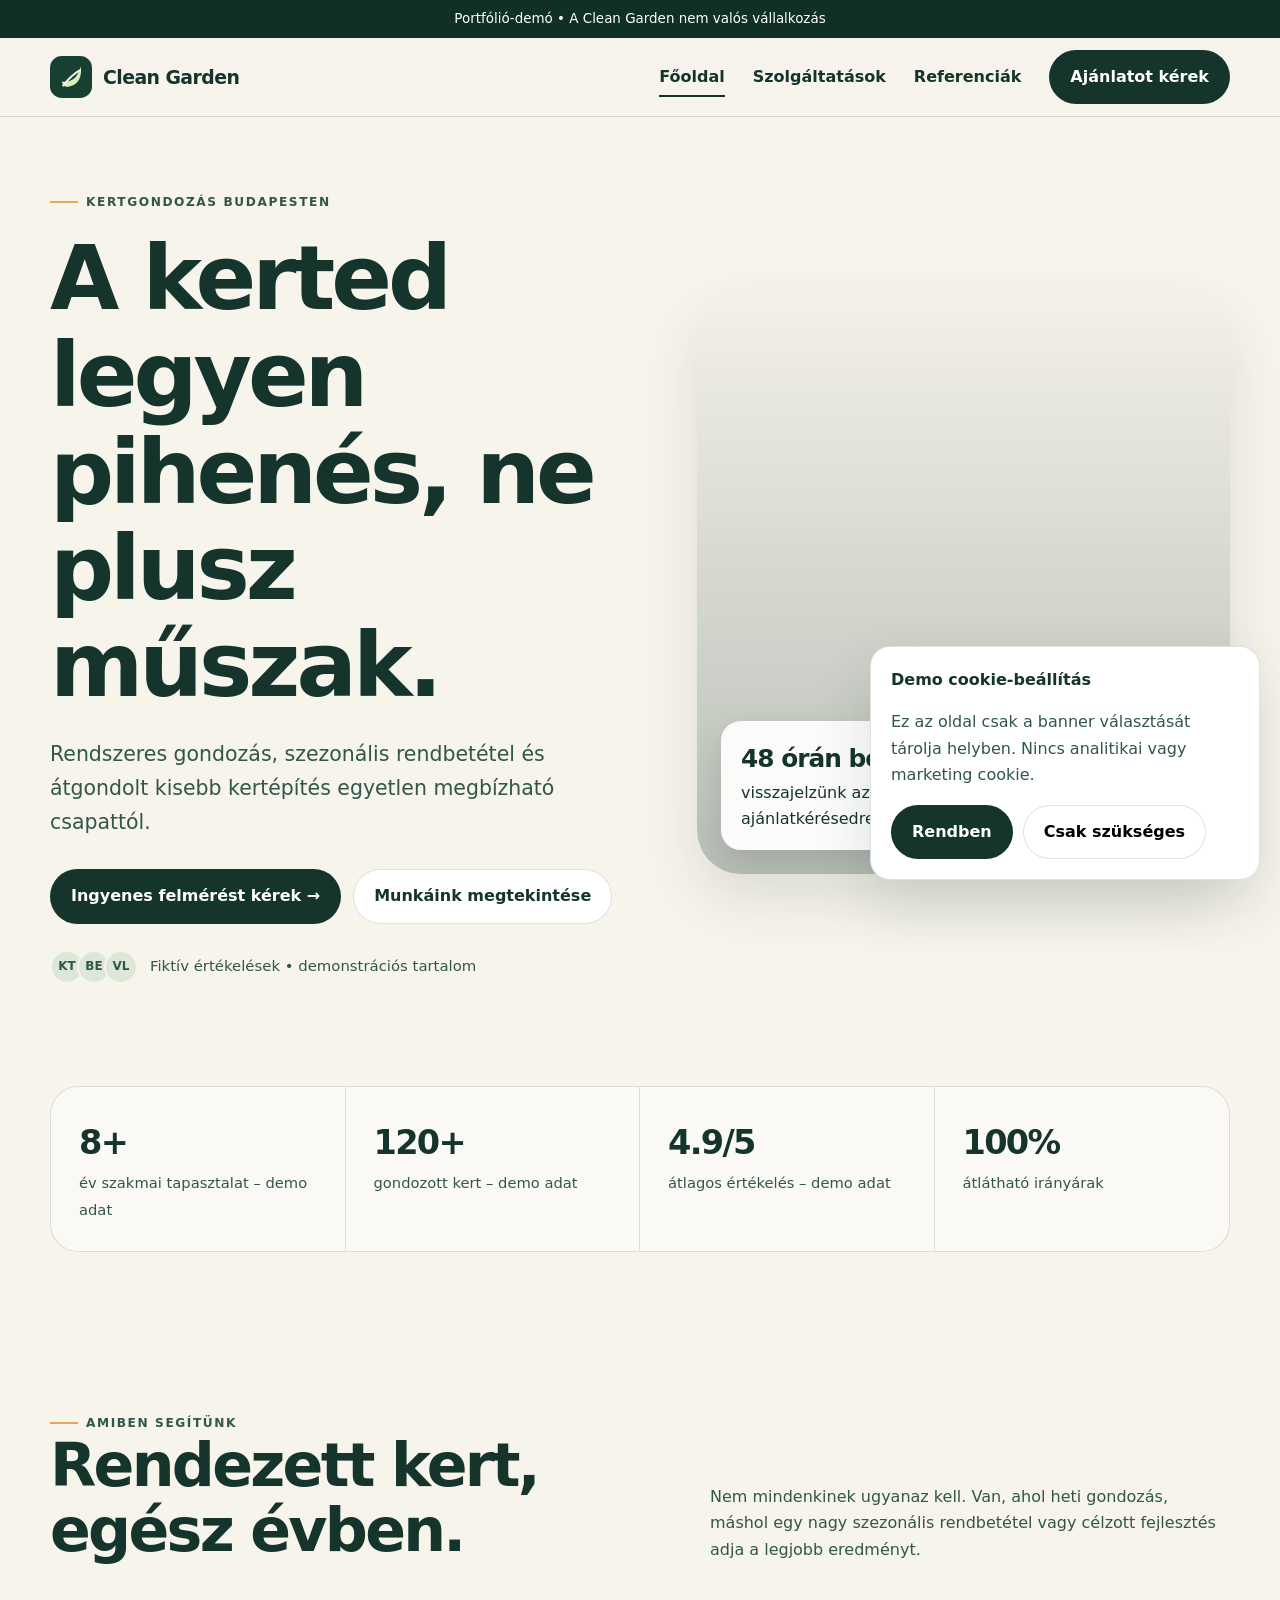
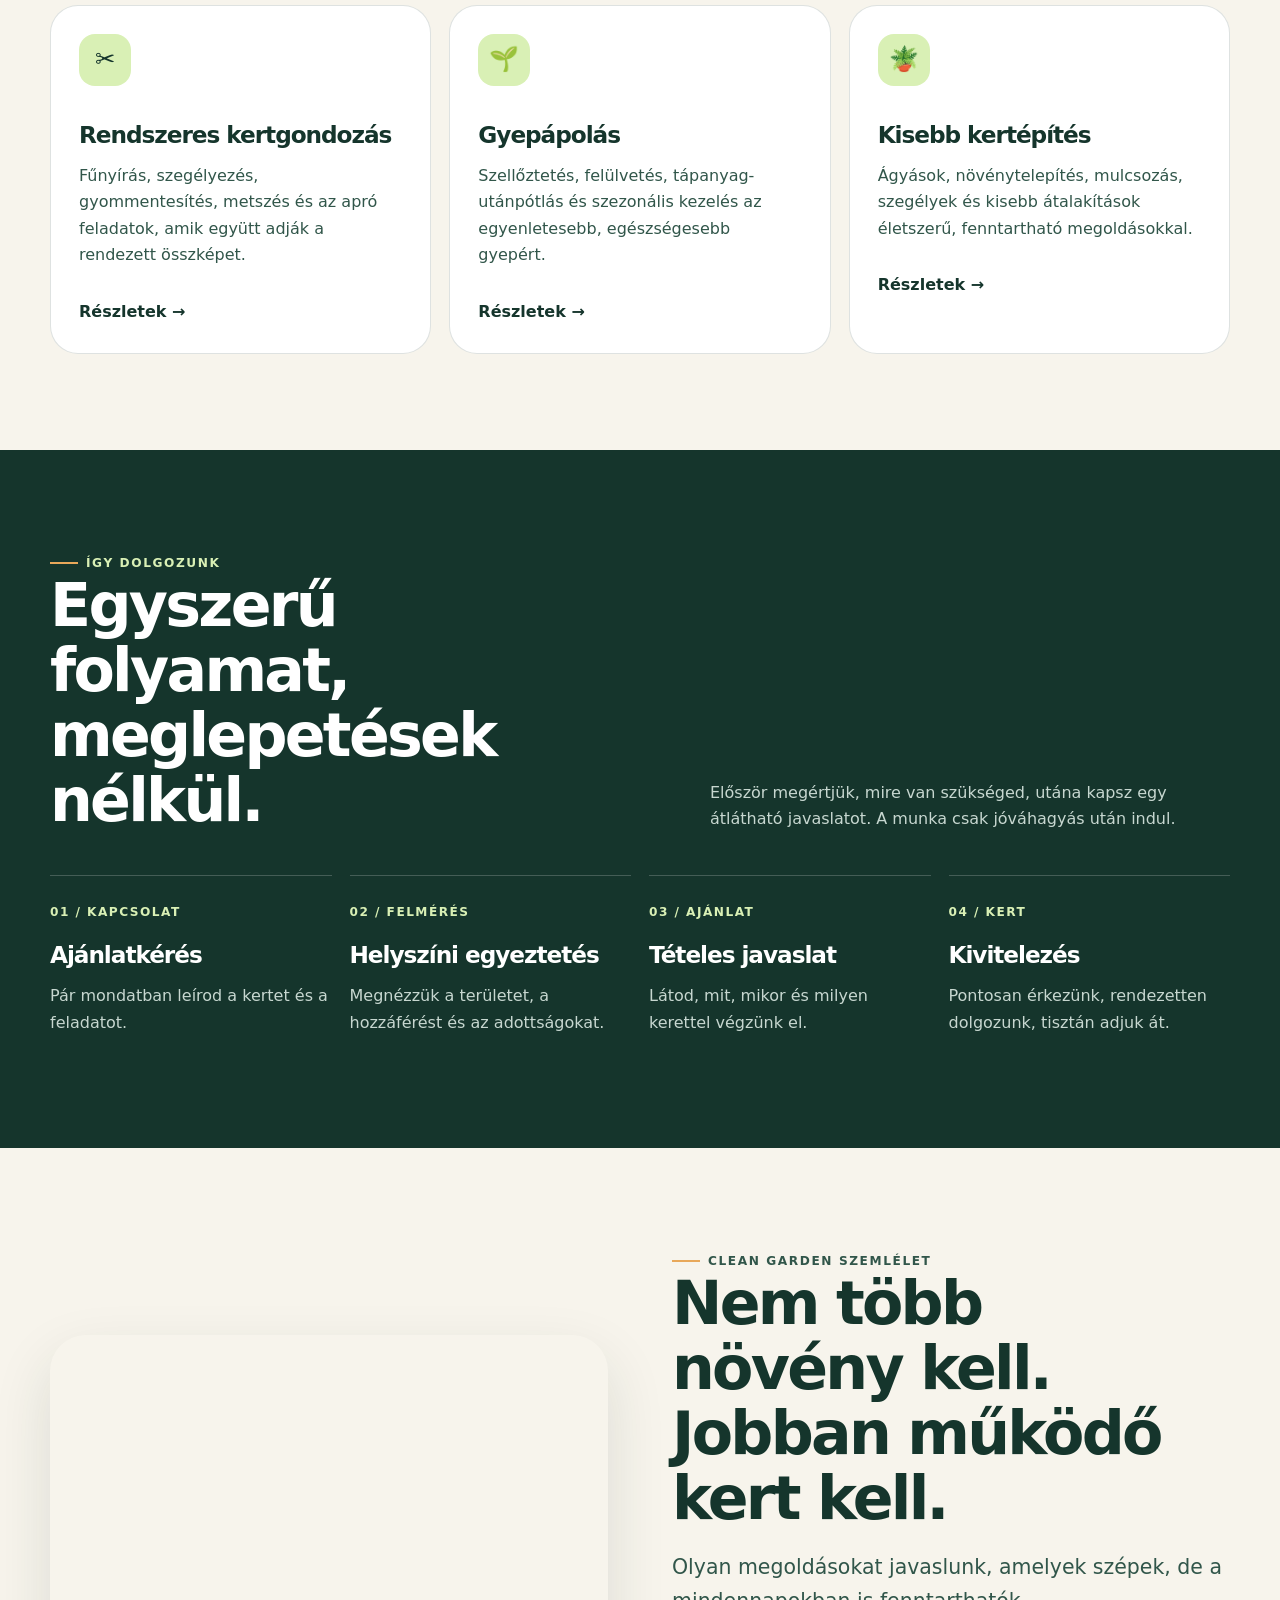
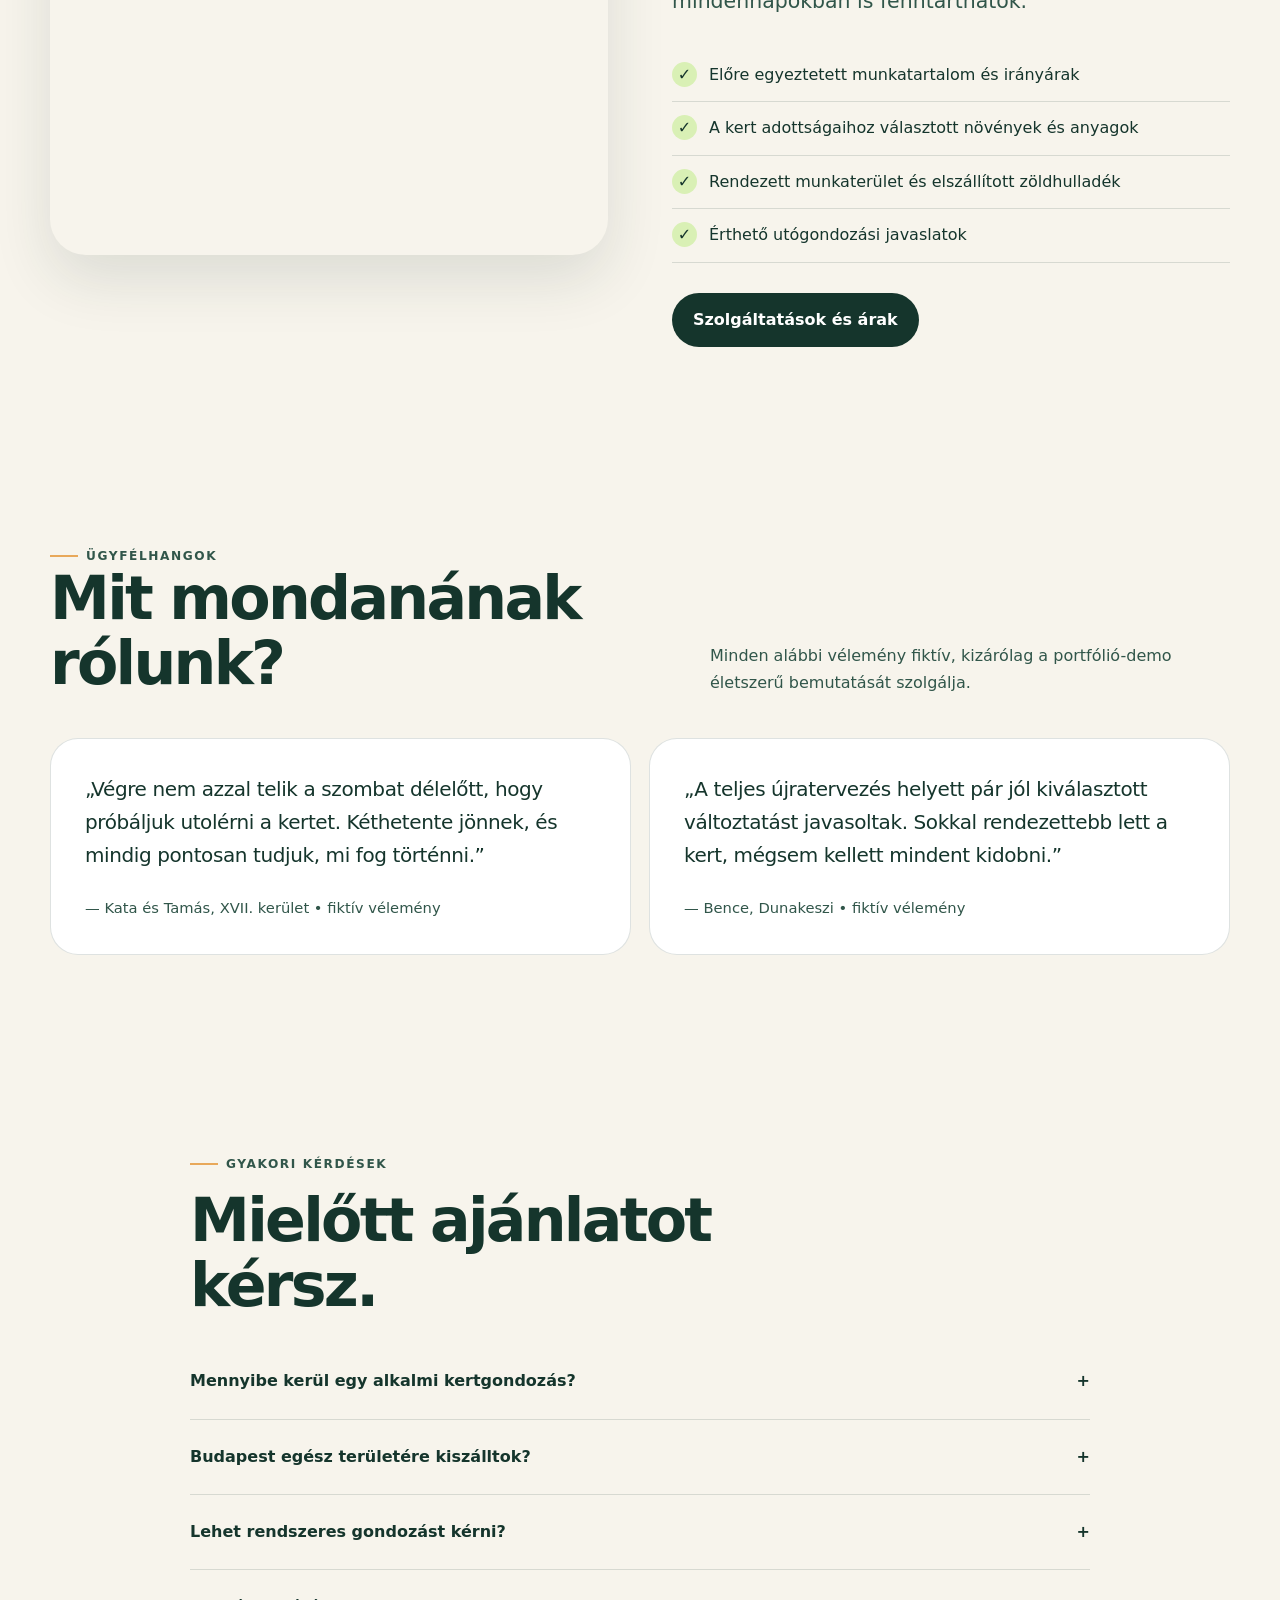
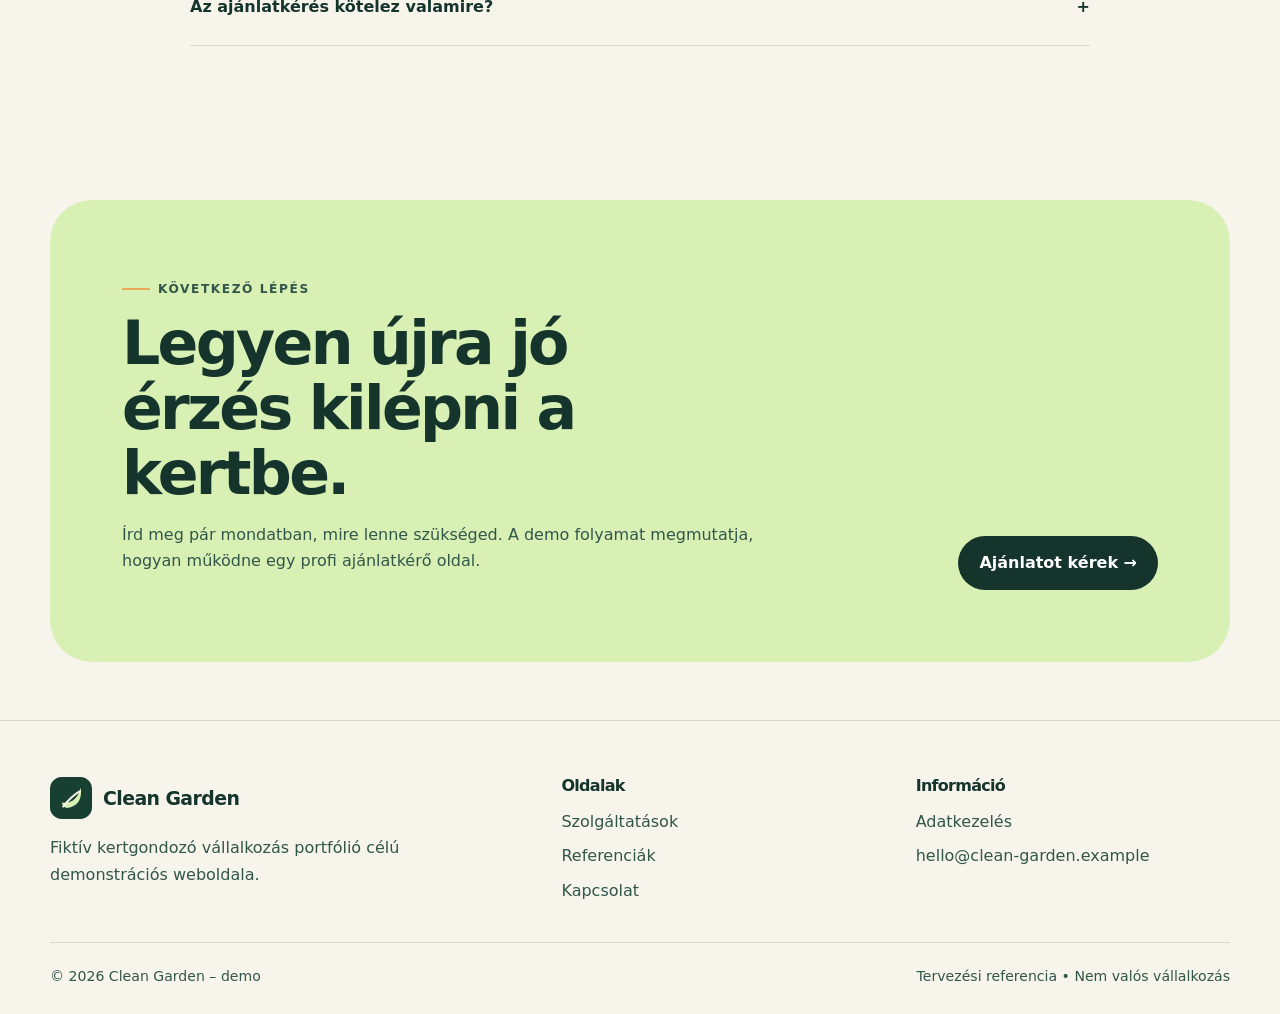
<file: index.html>
<!doctype html><html lang="hu"><head><meta charset="utf-8"><meta name="viewport" content="width=device-width,initial-scale=1"><title>Clean Garden | Kertgondozás és kertépítés Budapesten – demo</title><meta name="description" content="Prémium kertgondozás, gyepápolás és kisebb kertépítés Budapesten és környékén. Portfólió célú demonstrációs weboldal."><meta property="og:title" content="Clean Garden – rendezett kert, kevesebb teendő"><meta property="og:description" content="Fiktív kertgondozó kisvállalkozás portfólió-demo oldala."><meta property="og:type" content="website"><meta name="theme-color" content="#15352c"><link rel="icon" href="assets/img/logo.svg"><link rel="manifest" href="site.webmanifest"><link rel="stylesheet" href="assets/css/style.css"><script type="application/ld+json">{"@context":"https://schema.org","@type":"LocalBusiness","name":"Clean Garden – DEMO","description":"Portfólió célú fiktív kertgondozó vállalkozás.","areaServed":"Budapest és agglomeráció","email":"hello@clean-garden.example","telephone":"+36-30-000-0000","priceRange":"$$","url":"https://patrik2020.github.io/clean-garden-1.0/"}</script></head><body><a class="skip-link" href="#main">Ugrás a tartalomra</a><div class="demo-bar">Portfólió-demó • A Clean Garden nem valós vállalkozás</div><header class="site-header"><div class="container nav-wrap"><a class="brand" href="index.html"><img src="assets/img/logo.svg" alt=""><span>Clean Garden</span></a><button class="menu-toggle" aria-label="Menü megnyitása" aria-expanded="false">☰</button><nav class="nav" aria-label="Fő navigáció"><a href="index.html" aria-current="page">Főoldal</a><a href="szolgaltatasok.html">Szolgáltatások</a><a href="referenciak.html">Referenciák</a><a href="kapcsolat.html" class="btn btn-primary">Ajánlatot kérek</a></nav></div></header><main id="main"><section class="hero"><div class="container hero-grid"><div><span class="eyebrow">Kertgondozás Budapesten</span><h1>A kerted legyen pihenés, ne plusz műszak.</h1><p class="lead">Rendszeres gondozás, szezonális rendbetétel és átgondolt kisebb kertépítés egyetlen megbízható csapattól.</p><div class="hero-actions"><a class="btn btn-primary" href="kapcsolat.html">Ingyenes felmérést kérek →</a><a class="btn btn-light" href="referenciak.html">Munkáink megtekintése</a></div><div class="hero-note"><div class="avatar-stack" aria-hidden="true"><span>KT</span><span>BE</span><span>VL</span></div><span>Fiktív értékelések • demonstrációs tartalom</span></div></div><div class="hero-media" role="img" aria-label="Gondozott zöld kert növényekkel"><div class="hero-badge"><strong>48 órán belül</strong><span>visszajelzünk az ajánlatkérésedre</span></div></div></div></section><section class="section-tight"><div class="container stats"><div class="stat"><strong>8+</strong><span>év szakmai tapasztalat – demo adat</span></div><div class="stat"><strong>120+</strong><span>gondozott kert – demo adat</span></div><div class="stat"><strong>4.9/5</strong><span>átlagos értékelés – demo adat</span></div><div class="stat"><strong>100%</strong><span>átlátható irányárak</span></div></div></section><section class="section"><div class="container"><div class="section-head"><div><span class="eyebrow">Amiben segítünk</span><h2>Rendezett kert, egész évben.</h2></div><p>Nem mindenkinek ugyanaz kell. Van, ahol heti gondozás, máshol egy nagy szezonális rendbetétel vagy célzott fejlesztés adja a legjobb eredményt.</p></div><div class="cards"><article class="card"><div class="card-icon">✂️</div><h3>Rendszeres kertgondozás</h3><p>Fűnyírás, szegélyezés, gyommentesítés, metszés és az apró feladatok, amik együtt adják a rendezett összképet.</p><a class="card-link" href="szolgaltatasok.html">Részletek →</a></article><article class="card"><div class="card-icon">🌱</div><h3>Gyepápolás</h3><p>Szellőztetés, felülvetés, tápanyag-utánpótlás és szezonális kezelés az egyenletesebb, egészségesebb gyepért.</p><a class="card-link" href="szolgaltatasok.html">Részletek →</a></article><article class="card"><div class="card-icon">🪴</div><h3>Kisebb kertépítés</h3><p>Ágyások, növénytelepítés, mulcsozás, szegélyek és kisebb átalakítások életszerű, fenntartható megoldásokkal.</p><a class="card-link" href="szolgaltatasok.html">Részletek →</a></article></div></div></section><section class="section dark"><div class="container"><div class="section-head"><div><span class="eyebrow">Így dolgozunk</span><h2>Egyszerű folyamat, meglepetések nélkül.</h2></div><p>Először megértjük, mire van szükséged, utána kapsz egy átlátható javaslatot. A munka csak jóváhagyás után indul.</p></div><div class="steps"><div class="step"><span class="step-num">01 / KAPCSOLAT</span><h3>Ajánlatkérés</h3><p class="muted">Pár mondatban leírod a kertet és a feladatot.</p></div><div class="step"><span class="step-num">02 / FELMÉRÉS</span><h3>Helyszíni egyeztetés</h3><p class="muted">Megnézzük a területet, a hozzáférést és az adottságokat.</p></div><div class="step"><span class="step-num">03 / AJÁNLAT</span><h3>Tételes javaslat</h3><p class="muted">Látod, mit, mikor és milyen kerettel végzünk el.</p></div><div class="step"><span class="step-num">04 / KERT</span><h3>Kivitelezés</h3><p class="muted">Pontosan érkezünk, rendezetten dolgozunk, tisztán adjuk át.</p></div></div></div></section><section class="section"><div class="container split"><div class="photo-card" role="img" aria-label="Kertész növénygondozás közben"></div><div><span class="eyebrow">Clean Garden szemlélet</span><h2>Nem több növény kell. Jobban működő kert kell.</h2><p class="lead">Olyan megoldásokat javaslunk, amelyek szépek, de a mindennapokban is fenntarthatók.</p><ul class="check-list"><li>Előre egyeztetett munkatartalom és irányárak</li><li>A kert adottságaihoz választott növények és anyagok</li><li>Rendezett munkaterület és elszállított zöldhulladék</li><li>Érthető utógondozási javaslatok</li></ul><a href="szolgaltatasok.html" class="btn btn-primary">Szolgáltatások és árak</a></div></div></section><section class="section"><div class="container"><div class="section-head"><div><span class="eyebrow">Ügyfélhangok</span><h2>Mit mondanának rólunk?</h2></div><p>Minden alábbi vélemény fiktív, kizárólag a portfólió-demo életszerű bemutatását szolgálja.</p></div><div class="testimonials"><article class="quote"><blockquote>„Végre nem azzal telik a szombat délelőtt, hogy próbáljuk utolérni a kertet. Kéthetente jönnek, és mindig pontosan tudjuk, mi fog történni.”</blockquote><footer>— Kata és Tamás, XVII. kerület • fiktív vélemény</footer></article><article class="quote"><blockquote>„A teljes újratervezés helyett pár jól kiválasztott változtatást javasoltak. Sokkal rendezettebb lett a kert, mégsem kellett mindent kidobni.”</blockquote><footer>— Bence, Dunakeszi • fiktív vélemény</footer></article></div></div></section><section class="section"><div class="container faq"><span class="eyebrow">Gyakori kérdések</span><h2 style="margin:14px 0 26px">Mielőtt ajánlatot kérsz.</h2><div class="faq-item"><button class="faq-q" aria-expanded="false"><span>Mennyibe kerül egy alkalmi kertgondozás?</span><span>+</span></button><div class="faq-a">A demo irányár 24 900 Ft/alkalomtól indul. A végső összeg függ a kert méretétől, állapotától, megközelíthetőségétől és a zöldhulladék mennyiségétől.</div></div><div class="faq-item"><button class="faq-q" aria-expanded="false"><span>Budapest egész területére kiszálltok?</span><span>+</span></button><div class="faq-a">A fiktív szolgáltatási terület Budapest és a közeli agglomeráció. Valós weboldalon ezt pontos településlistával és kiszállási feltételekkel egészítenénk ki.</div></div><div class="faq-item"><button class="faq-q" aria-expanded="false"><span>Lehet rendszeres gondozást kérni?</span><span>+</span></button><div class="faq-a">Igen. A demo csomagok között heti, kétheti és havi rendszeresség is szerepel, mindig a kert igényeihez igazítva.</div></div><div class="faq-item"><button class="faq-q" aria-expanded="false"><span>Az ajánlatkérés kötelez valamire?</span><span>+</span></button><div class="faq-a">Nem. Ez a weboldal demonstrációs, ezért tényleges ajánlatkérés sem történik. Egy valódi ügyféloldalon az első felmérés feltételeit itt egyértelműen rögzítenénk.</div></div></div></section><section class="section-tight"><div class="container cta"><div><span class="eyebrow">Következő lépés</span><h2 style="margin-top:12px">Legyen újra jó érzés kilépni a kertbe.</h2><p>Írd meg pár mondatban, mire lenne szükséged. A demo folyamat megmutatja, hogyan működne egy profi ajánlatkérő oldal.</p></div><a href="kapcsolat.html" class="btn btn-primary">Ajánlatot kérek →</a></div></section></main><footer class="site-footer"><div class="container"><div class="footer-grid"><div><a class="brand" href="index.html"><img src="assets/img/logo.svg" alt=""><span>Clean Garden</span></a><p class="muted">Fiktív kertgondozó vállalkozás portfólió célú demonstrációs weboldala.</p></div><div><h3>Oldalak</h3><div class="footer-links"><a href="szolgaltatasok.html">Szolgáltatások</a><a href="referenciak.html">Referenciák</a><a href="kapcsolat.html">Kapcsolat</a></div></div><div><h3>Információ</h3><div class="footer-links"><a href="adatkezeles.html">Adatkezelés</a><a href="mailto:hello@clean-garden.example">hello@clean-garden.example</a></div></div></div><div class="footer-bottom"><span>© <span data-year></span> Clean Garden – demo</span><span>Tervezési referencia • Nem valós vállalkozás</span></div></div></footer><div class="cookie" role="dialog" aria-label="Demo cookie tájékoztató"><strong>Demo cookie-beállítás</strong><p class="muted">Ez az oldal csak a banner választását tárolja helyben. Nincs analitikai vagy marketing cookie.</p><div class="cookie-actions"><button class="btn btn-primary" data-cookie="accepted">Rendben</button><button class="btn btn-light" data-cookie="necessary">Csak szükséges</button></div></div><script src="assets/js/app.js"></script></body></html>
</file>
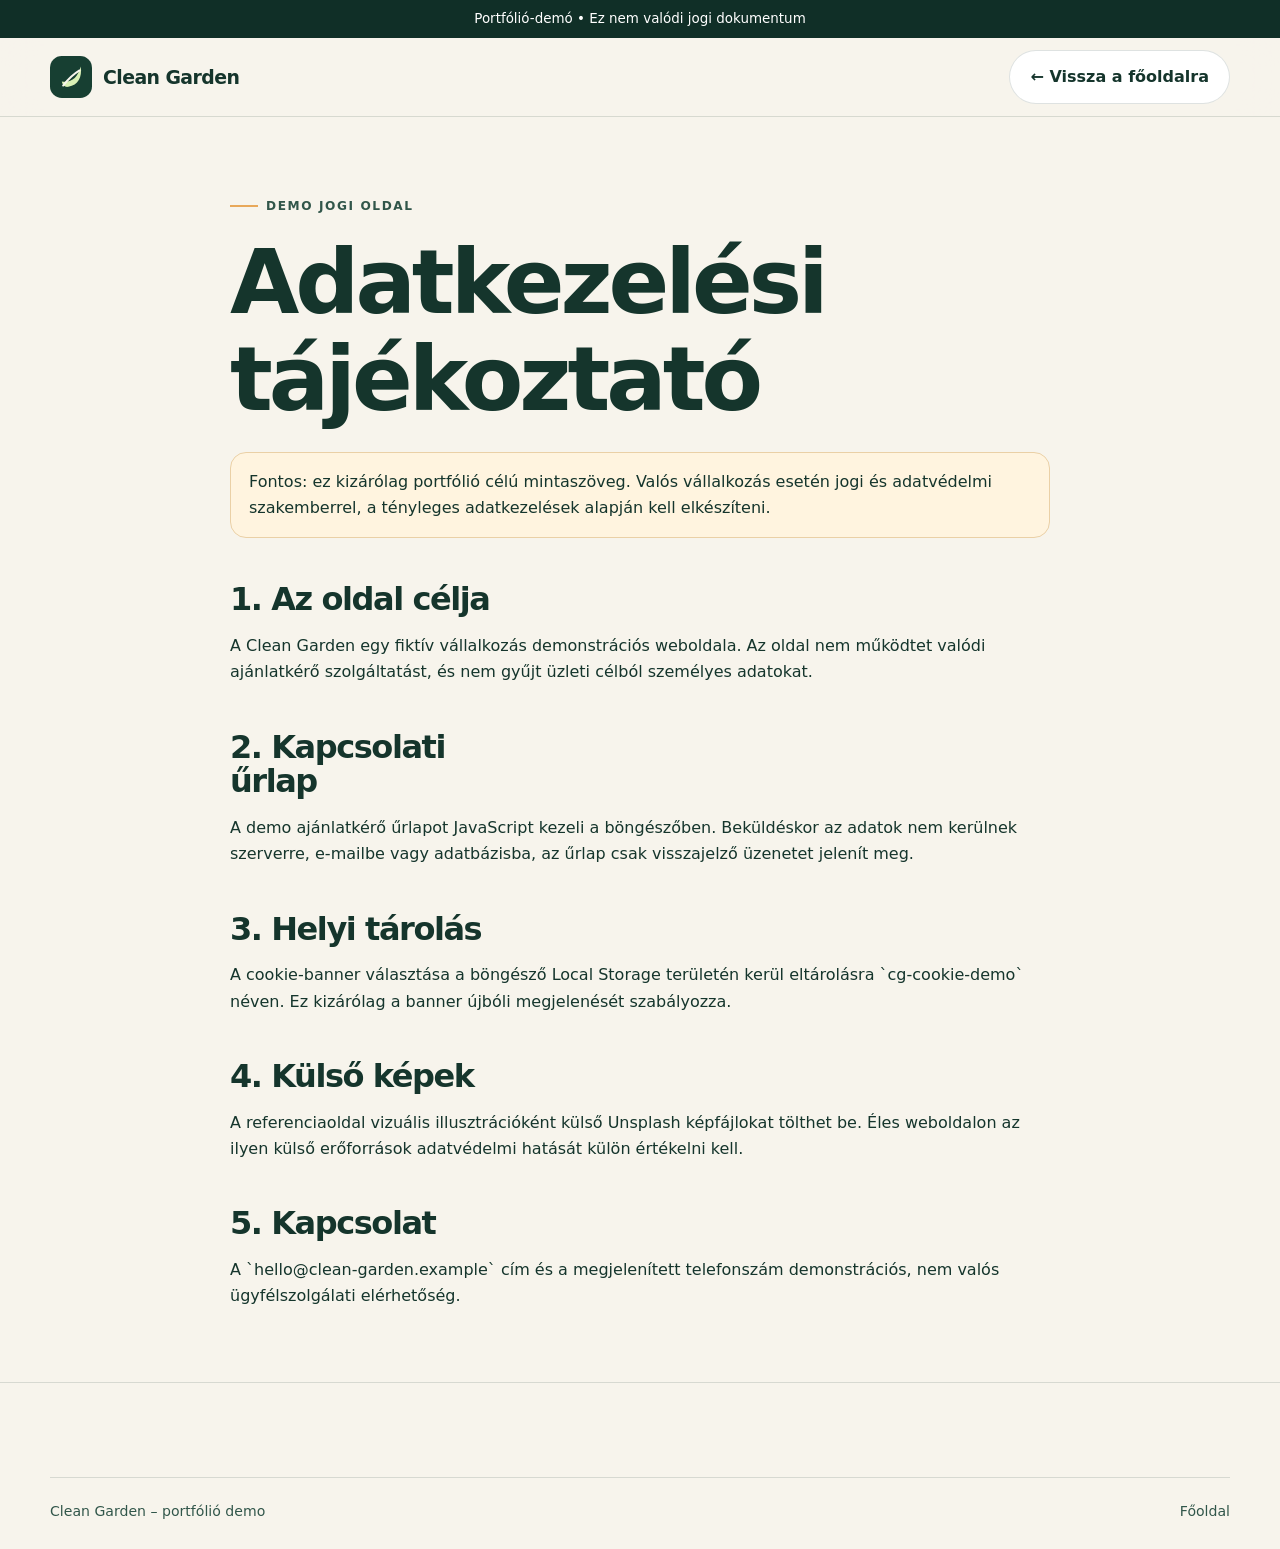
<file: adatkezeles.html>
<!doctype html><html lang="hu"><head><meta charset="utf-8"><meta name="viewport" content="width=device-width,initial-scale=1"><title>Adatkezelési tájékoztató | Clean Garden – demo</title><meta name="description" content="Demonstrációs adatkezelési tájékoztató a Clean Garden portfólióoldalhoz."><link rel="icon" href="assets/img/logo.svg"><link rel="stylesheet" href="assets/css/style.css"></head><body><div class="demo-bar">Portfólió-demó • Ez nem valódi jogi dokumentum</div><header class="site-header"><div class="container nav-wrap"><a class="brand" href="index.html"><img src="assets/img/logo.svg" alt=""><span>Clean Garden</span></a><a class="btn btn-light" href="index.html">← Vissza a főoldalra</a></div></header><main><section class="page-hero"><div class="container legal"><span class="eyebrow">Demo jogi oldal</span><h1>Adatkezelési tájékoztató</h1><div class="notice">Fontos: ez kizárólag portfólió célú mintaszöveg. Valós vállalkozás esetén jogi és adatvédelmi szakemberrel, a tényleges adatkezelések alapján kell elkészíteni.</div><h2>1. Az oldal célja</h2><p>A Clean Garden egy fiktív vállalkozás demonstrációs weboldala. Az oldal nem működtet valódi ajánlatkérő szolgáltatást, és nem gyűjt üzleti célból személyes adatokat.</p><h2>2. Kapcsolati űrlap</h2><p>A demo ajánlatkérő űrlapot JavaScript kezeli a böngészőben. Beküldéskor az adatok nem kerülnek szerverre, e-mailbe vagy adatbázisba, az űrlap csak visszajelző üzenetet jelenít meg.</p><h2>3. Helyi tárolás</h2><p>A cookie-banner választása a böngésző Local Storage területén kerül eltárolásra `cg-cookie-demo` néven. Ez kizárólag a banner újbóli megjelenését szabályozza.</p><h2>4. Külső képek</h2><p>A referenciaoldal vizuális illusztrációként külső Unsplash képfájlokat tölthet be. Éles weboldalon az ilyen külső erőforrások adatvédelmi hatását külön értékelni kell.</p><h2>5. Kapcsolat</h2><p>A `hello@clean-garden.example` cím és a megjelenített telefonszám demonstrációs, nem valós ügyfélszolgálati elérhetőség.</p></div></section></main><footer class="site-footer"><div class="container"><div class="footer-bottom"><span>Clean Garden – portfólió demo</span><a href="index.html">Főoldal</a></div></div></footer></body></html>
</file>
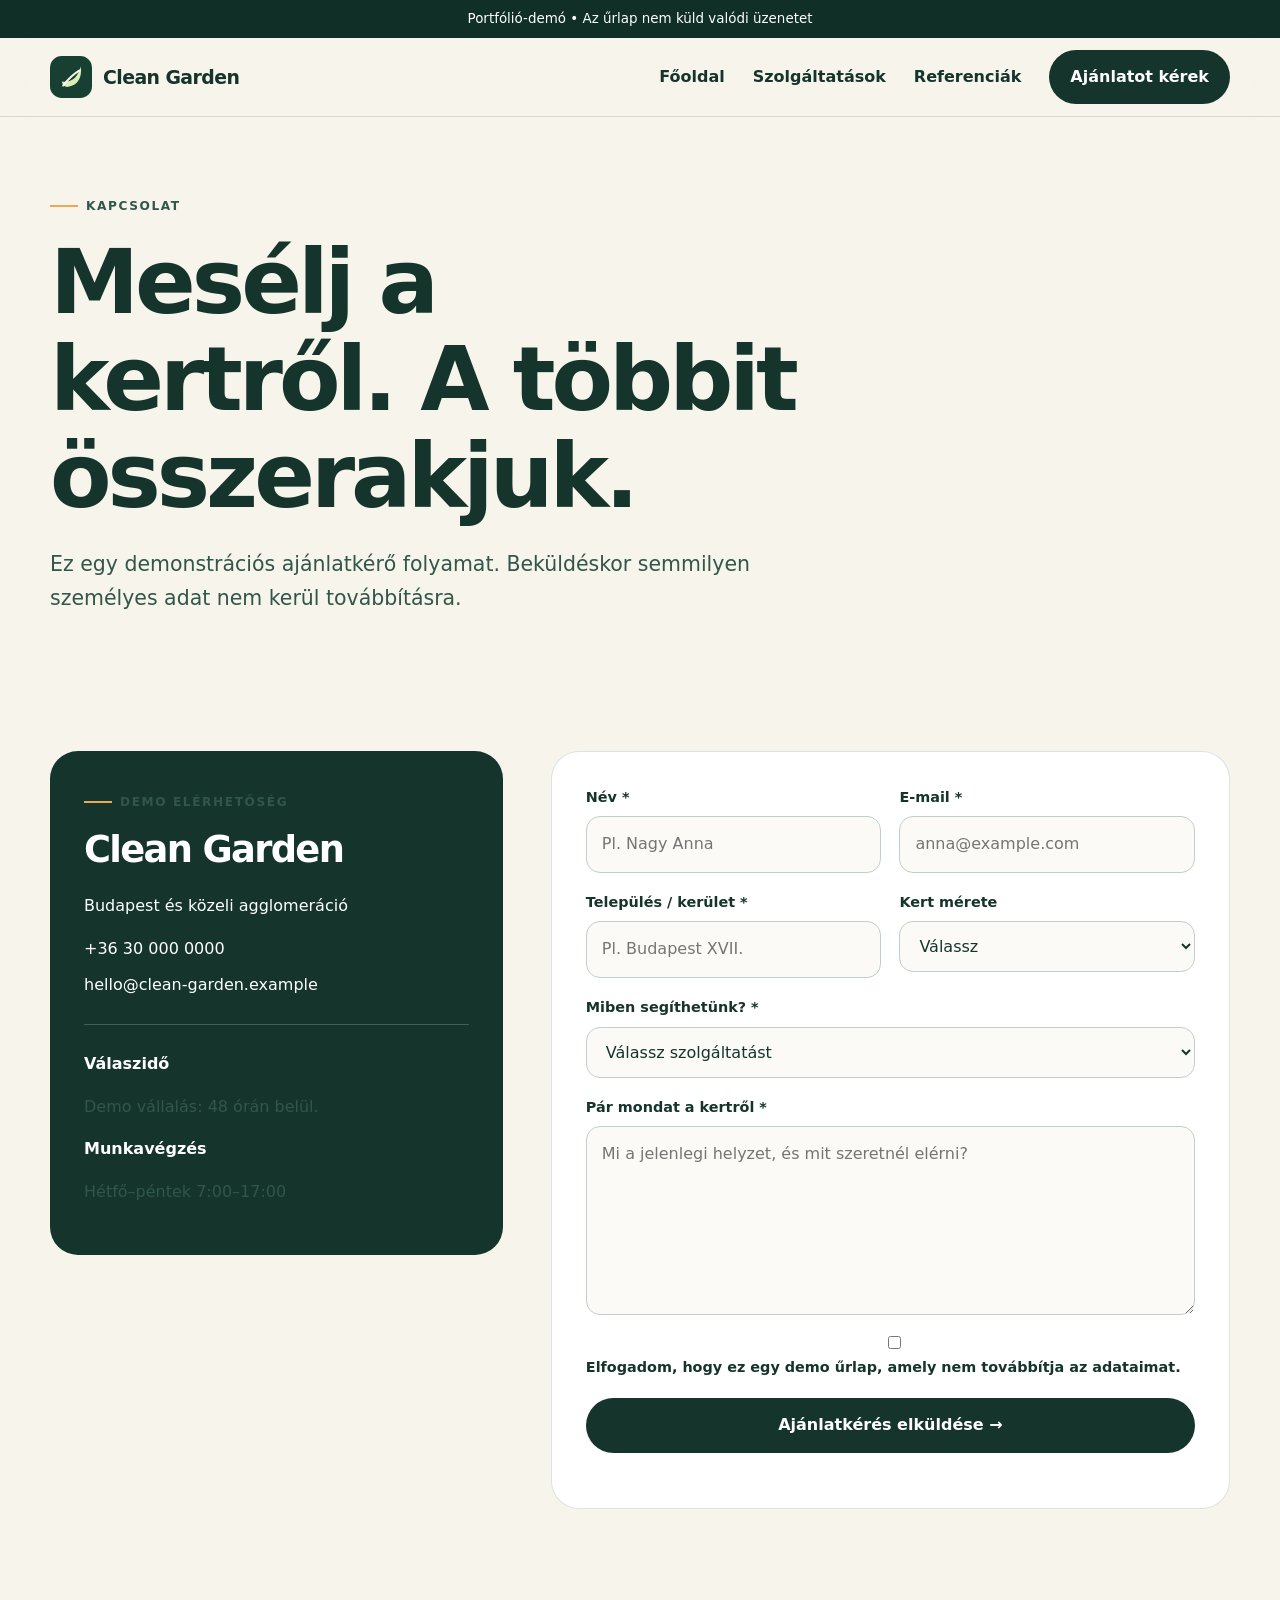
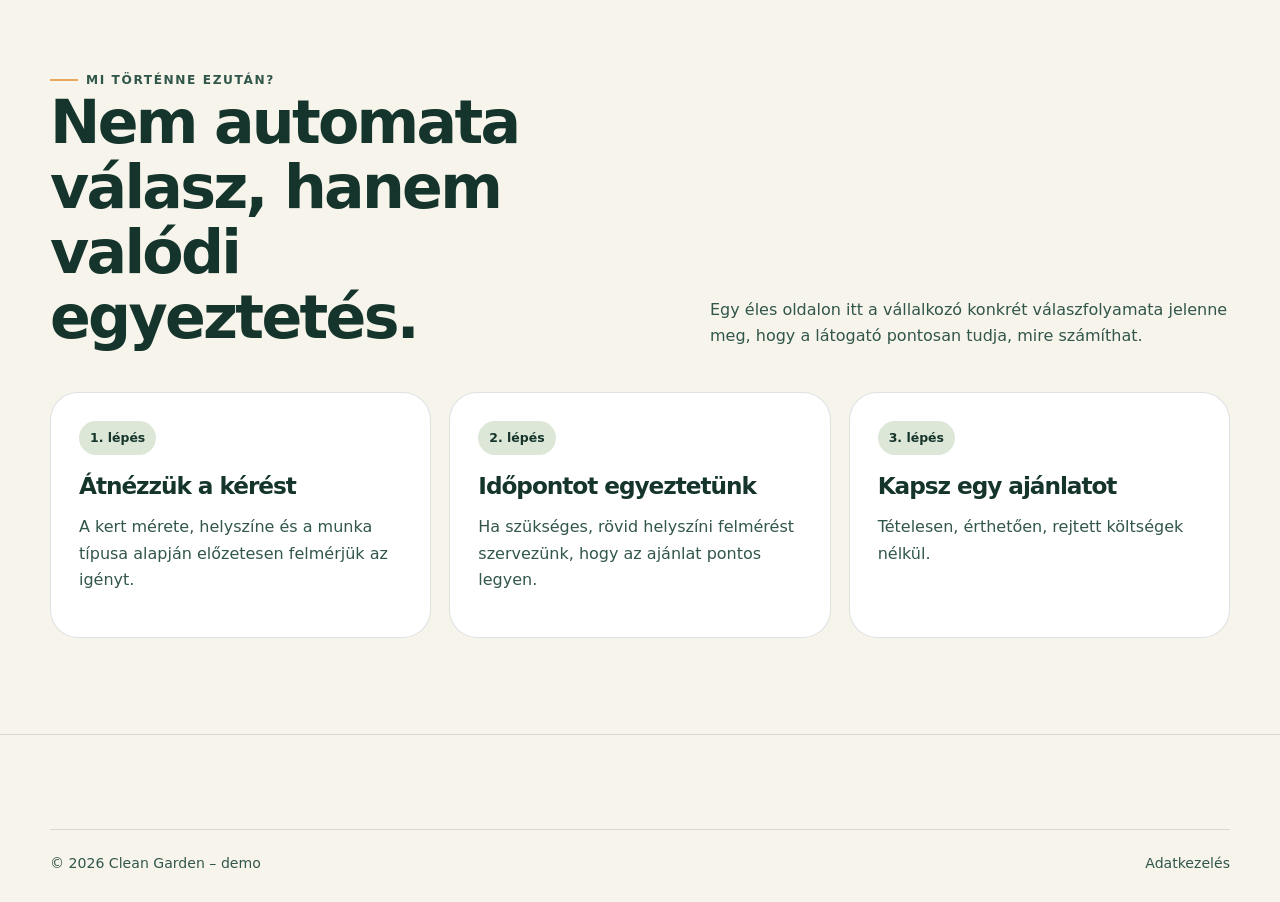
<file: kapcsolat.html>
<!doctype html><html lang="hu"><head><meta charset="utf-8"><meta name="viewport" content="width=device-width,initial-scale=1"><title>Ajánlatkérés | Clean Garden – demo</title><meta name="description" content="Demo ajánlatkérő űrlap kertgondozási és kertépítési munkákhoz."><link rel="icon" href="assets/img/logo.svg"><link rel="stylesheet" href="assets/css/style.css"></head><body><a class="skip-link" href="#main">Ugrás a tartalomra</a><div class="demo-bar">Portfólió-demó • Az űrlap nem küld valódi üzenetet</div><header class="site-header"><div class="container nav-wrap"><a class="brand" href="index.html"><img src="assets/img/logo.svg" alt=""><span>Clean Garden</span></a><button class="menu-toggle" aria-label="Menü megnyitása" aria-expanded="false">☰</button><nav class="nav"><a href="index.html">Főoldal</a><a href="szolgaltatasok.html">Szolgáltatások</a><a href="referenciak.html">Referenciák</a><a href="kapcsolat.html" class="btn btn-primary" aria-current="page">Ajánlatot kérek</a></nav></div></header><main id="main"><section class="page-hero"><div class="container"><span class="eyebrow">Kapcsolat</span><h1>Mesélj a kertről. A többit összerakjuk.</h1><p class="lead">Ez egy demonstrációs ajánlatkérő folyamat. Beküldéskor semmilyen személyes adat nem kerül továbbításra.</p></div></section><section class="section-tight"><div class="container contact-grid"><aside class="contact-card"><span class="eyebrow">Demo elérhetőség</span><h2 style="font-size:2.3rem;margin:18px 0 24px">Clean Garden</h2><p>Budapest és közeli agglomeráció</p><a href="tel:+36300000000">+36 30 000 0000</a><a href="mailto:hello@clean-garden.example">hello@clean-garden.example</a><hr style="border:0;border-top:1px solid rgba(255,255,255,.2);margin:26px 0"><strong>Válaszidő</strong><p class="muted">Demo vállalás: 48 órán belül.</p><strong>Munkavégzés</strong><p class="muted">Hétfő–péntek 7:00–17:00</p></aside><form id="quote-form" class="form"><div class="form-grid"><div class="field"><label for="name">Név *</label><input id="name" name="name" required autocomplete="name" placeholder="Pl. Nagy Anna"></div><div class="field"><label for="email">E-mail *</label><input id="email" name="email" type="email" required autocomplete="email" placeholder="anna@example.com"></div><div class="field"><label for="location">Település / kerület *</label><input id="location" name="location" required placeholder="Pl. Budapest XVII."></div><div class="field"><label for="size">Kert mérete</label><select id="size" name="size"><option value="">Válassz</option><option>0–150 m²</option><option>150–300 m²</option><option>300–600 m²</option><option>600 m² felett</option></select></div><div class="field full"><label for="service">Miben segíthetünk? *</label><select id="service" name="service" required><option value="">Válassz szolgáltatást</option><option>Rendszeres kertgondozás</option><option>Szezonális rendbetétel</option><option>Gyepápolás</option><option>Metszés</option><option>Kisebb kertépítés</option><option>Még nem tudom</option></select></div><div class="field full"><label for="message">Pár mondat a kertről *</label><textarea id="message" name="message" rows="6" required placeholder="Mi a jelenlegi helyzet, és mit szeretnél elérni?"></textarea></div><div class="field full"><label><input type="checkbox" required> Elfogadom, hogy ez egy demo űrlap, amely nem továbbítja az adataimat.</label></div><div class="field full"><button class="btn btn-primary" type="submit">Ajánlatkérés elküldése →</button><div class="form-status" aria-live="polite"></div></div></div></form></div></section><section class="section"><div class="container"><div class="section-head"><div><span class="eyebrow">Mi történne ezután?</span><h2>Nem automata válasz, hanem valódi egyeztetés.</h2></div><p>Egy éles oldalon itt a vállalkozó konkrét válaszfolyamata jelenne meg, hogy a látogató pontosan tudja, mire számíthat.</p></div><div class="cards"><div class="card"><span class="tag">1. lépés</span><h3 style="margin-top:18px">Átnézzük a kérést</h3><p>A kert mérete, helyszíne és a munka típusa alapján előzetesen felmérjük az igényt.</p></div><div class="card"><span class="tag">2. lépés</span><h3 style="margin-top:18px">Időpontot egyeztetünk</h3><p>Ha szükséges, rövid helyszíni felmérést szervezünk, hogy az ajánlat pontos legyen.</p></div><div class="card"><span class="tag">3. lépés</span><h3 style="margin-top:18px">Kapsz egy ajánlatot</h3><p>Tételesen, érthetően, rejtett költségek nélkül.</p></div></div></div></section></main><footer class="site-footer"><div class="container"><div class="footer-bottom"><span>© <span data-year></span> Clean Garden – demo</span><a href="adatkezeles.html">Adatkezelés</a></div></div></footer><script src="assets/js/app.js"></script></body></html>
</file>
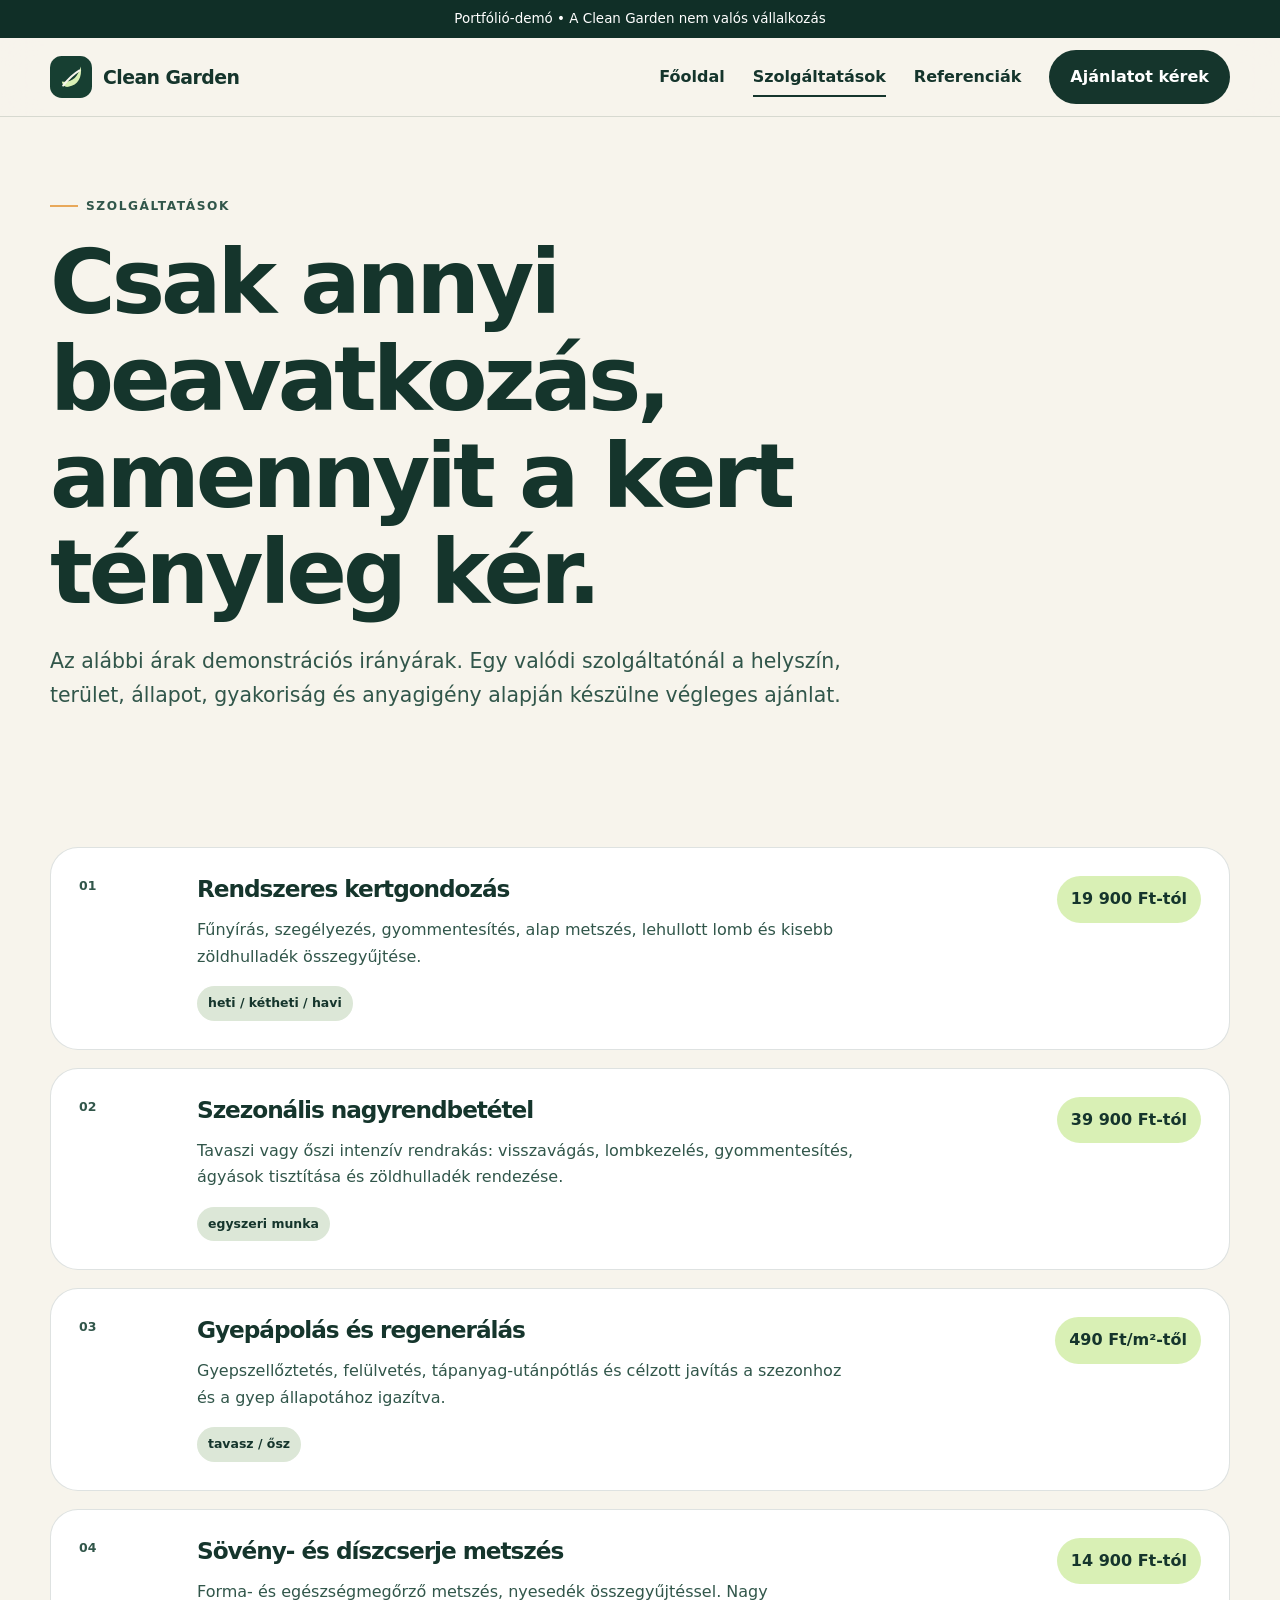
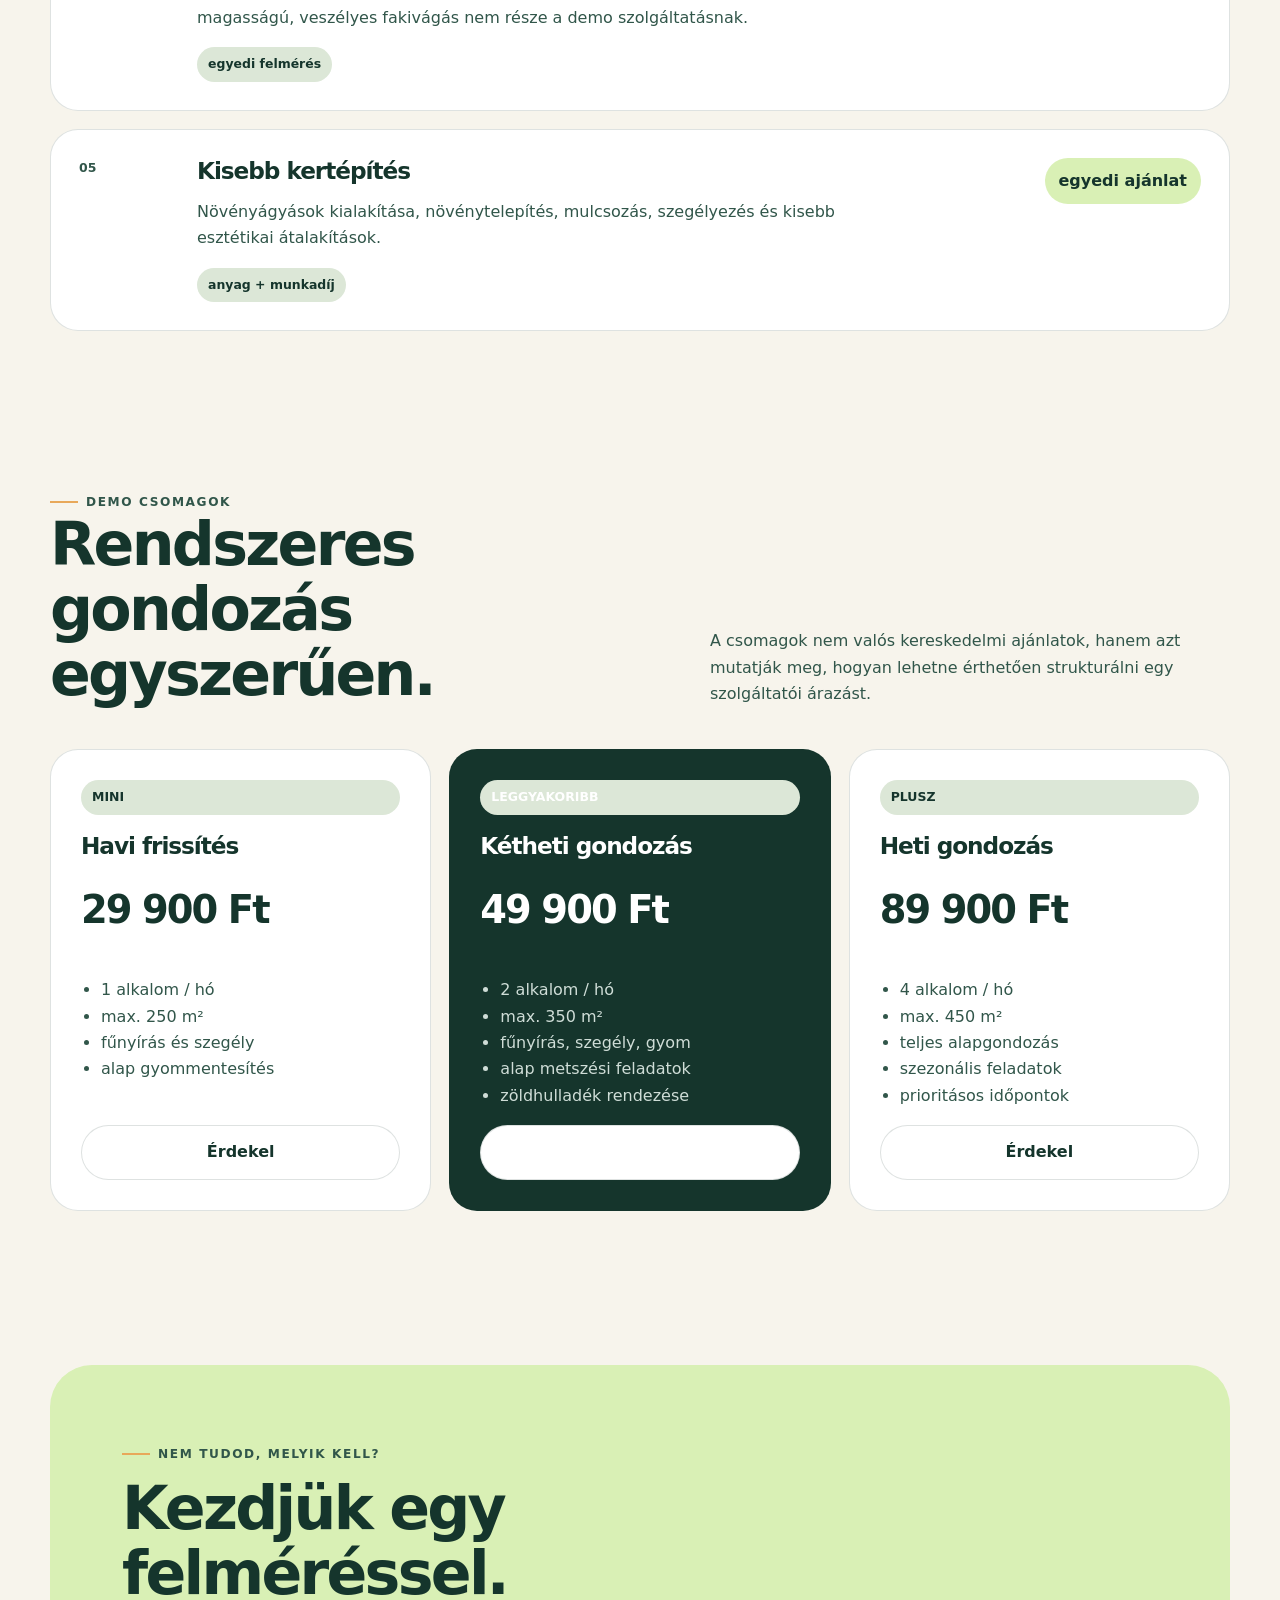
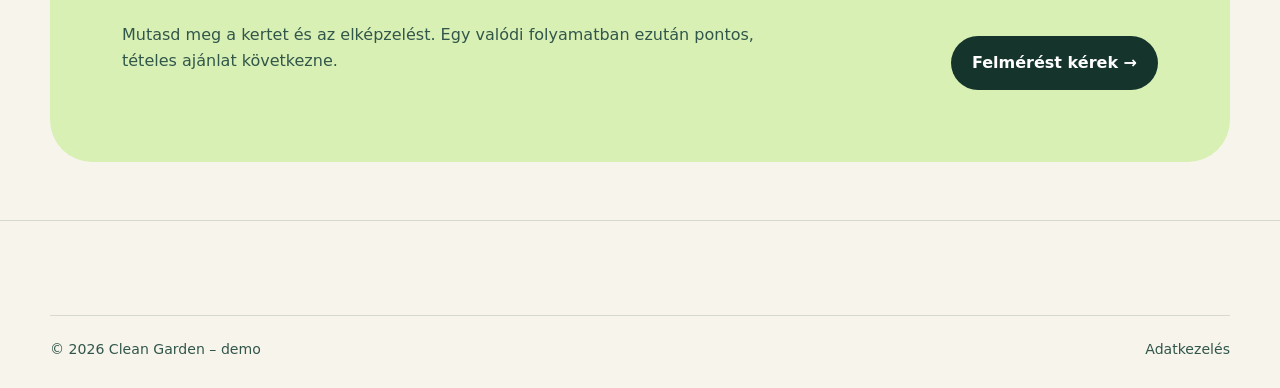
<file: szolgaltatasok.html>
<!doctype html><html lang="hu"><head><meta charset="utf-8"><meta name="viewport" content="width=device-width,initial-scale=1"><title>Szolgáltatások és irányárak | Clean Garden – demo</title><meta name="description" content="Kertgondozás, gyepápolás, metszés, szezonális rendbetétel és kisebb kertépítés demo irányárakkal."><link rel="icon" href="assets/img/logo.svg"><link rel="stylesheet" href="assets/css/style.css"></head><body><a class="skip-link" href="#main">Ugrás a tartalomra</a><div class="demo-bar">Portfólió-demó • A Clean Garden nem valós vállalkozás</div><header class="site-header"><div class="container nav-wrap"><a class="brand" href="index.html"><img src="assets/img/logo.svg" alt=""><span>Clean Garden</span></a><button class="menu-toggle" aria-label="Menü megnyitása" aria-expanded="false">☰</button><nav class="nav"><a href="index.html">Főoldal</a><a href="szolgaltatasok.html" aria-current="page">Szolgáltatások</a><a href="referenciak.html">Referenciák</a><a href="kapcsolat.html" class="btn btn-primary">Ajánlatot kérek</a></nav></div></header><main id="main"><section class="page-hero"><div class="container"><span class="eyebrow">Szolgáltatások</span><h1>Csak annyi beavatkozás, amennyit a kert tényleg kér.</h1><p class="lead">Az alábbi árak demonstrációs irányárak. Egy valódi szolgáltatónál a helyszín, terület, állapot, gyakoriság és anyagigény alapján készülne végleges ajánlat.</p></div></section><section class="section-tight"><div class="container service-list"><article class="service-row"><span class="service-num">01</span><div><h3>Rendszeres kertgondozás</h3><p>Fűnyírás, szegélyezés, gyommentesítés, alap metszés, lehullott lomb és kisebb zöldhulladék összegyűjtése.</p><span class="tag">heti / kétheti / havi</span></div><span class="price">19 900 Ft-tól</span></article><article class="service-row"><span class="service-num">02</span><div><h3>Szezonális nagyrendbetétel</h3><p>Tavaszi vagy őszi intenzív rendrakás: visszavágás, lombkezelés, gyommentesítés, ágyások tisztítása és zöldhulladék rendezése.</p><span class="tag">egyszeri munka</span></div><span class="price">39 900 Ft-tól</span></article><article class="service-row"><span class="service-num">03</span><div><h3>Gyepápolás és regenerálás</h3><p>Gyepszellőztetés, felülvetés, tápanyag-utánpótlás és célzott javítás a szezonhoz és a gyep állapotához igazítva.</p><span class="tag">tavasz / ősz</span></div><span class="price">490 Ft/m²-től</span></article><article class="service-row"><span class="service-num">04</span><div><h3>Sövény- és díszcserje metszés</h3><p>Forma- és egészségmegőrző metszés, nyesedék összegyűjtéssel. Nagy magasságú, veszélyes fakivágás nem része a demo szolgáltatásnak.</p><span class="tag">egyedi felmérés</span></div><span class="price">14 900 Ft-tól</span></article><article class="service-row"><span class="service-num">05</span><div><h3>Kisebb kertépítés</h3><p>Növényágyások kialakítása, növénytelepítés, mulcsozás, szegélyezés és kisebb esztétikai átalakítások.</p><span class="tag">anyag + munkadíj</span></div><span class="price">egyedi ajánlat</span></article></div></section><section class="section"><div class="container"><div class="section-head"><div><span class="eyebrow">Demo csomagok</span><h2>Rendszeres gondozás egyszerűen.</h2></div><p>A csomagok nem valós kereskedelmi ajánlatok, hanem azt mutatják meg, hogyan lehetne érthetően strukturálni egy szolgáltatói árazást.</p></div><div class="price-grid"><article class="price-card"><span class="tag">MINI</span><h3 style="margin-top:18px">Havi frissítés</h3><div class="amount">29 900 Ft</div><ul><li>1 alkalom / hó</li><li>max. 250 m²</li><li>fűnyírás és szegély</li><li>alap gyommentesítés</li></ul><a class="btn btn-light" href="kapcsolat.html">Érdekel</a></article><article class="price-card featured"><span class="tag">LEGGYAKORIBB</span><h3 style="margin-top:18px">Kétheti gondozás</h3><div class="amount">49 900 Ft</div><ul><li>2 alkalom / hó</li><li>max. 350 m²</li><li>fűnyírás, szegély, gyom</li><li>alap metszési feladatok</li><li>zöldhulladék rendezése</li></ul><a class="btn btn-light" href="kapcsolat.html">Érdekel</a></article><article class="price-card"><span class="tag">PLUSZ</span><h3 style="margin-top:18px">Heti gondozás</h3><div class="amount">89 900 Ft</div><ul><li>4 alkalom / hó</li><li>max. 450 m²</li><li>teljes alapgondozás</li><li>szezonális feladatok</li><li>prioritásos időpontok</li></ul><a class="btn btn-light" href="kapcsolat.html">Érdekel</a></article></div></div></section><section class="section-tight"><div class="container cta"><div><span class="eyebrow">Nem tudod, melyik kell?</span><h2 style="margin-top:12px">Kezdjük egy felméréssel.</h2><p>Mutasd meg a kertet és az elképzelést. Egy valódi folyamatban ezután pontos, tételes ajánlat következne.</p></div><a class="btn btn-primary" href="kapcsolat.html">Felmérést kérek →</a></div></section></main><footer class="site-footer"><div class="container"><div class="footer-bottom"><span>© <span data-year></span> Clean Garden – demo</span><a href="adatkezeles.html">Adatkezelés</a></div></div></footer><script src="assets/js/app.js"></script></body></html>
</file>
<file: assets/css/style.css>
:root{--ink:#15352c;--ink-2:#31564a;--paper:#f7f4ec;--white:#fff;--sage:#dce7d7;--lime:#d9f0b5;--accent:#e8a85a;--line:rgba(21,53,44,.14);--shadow:0 24px 60px rgba(21,53,44,.12);--radius:28px;--radius-sm:18px;--max:1180px}*{box-sizing:border-box}html{scroll-behavior:smooth}body{margin:0;font-family:Inter,ui-sans-serif,system-ui,-apple-system,BlinkMacSystemFont,"Segoe UI",sans-serif;color:var(--ink);background:var(--paper);line-height:1.65}img{max-width:100%;display:block}a{color:inherit;text-decoration:none}button,input,textarea,select{font:inherit}.container{width:min(calc(100% - 32px),var(--max));margin-inline:auto}.skip-link{position:absolute;left:-9999px;top:8px;background:var(--ink);color:#fff;padding:10px 14px;border-radius:10px;z-index:100}.skip-link:focus{left:16px}.demo-bar{background:#102f27;color:#fff;text-align:center;padding:8px 16px;font-size:.84rem}.site-header{position:sticky;top:0;z-index:50;background:rgba(247,244,236,.92);backdrop-filter:blur(18px);border-bottom:1px solid var(--line)}.nav-wrap{height:78px;display:flex;align-items:center;justify-content:space-between;gap:18px}.brand{display:flex;align-items:center;gap:11px;font-weight:800;letter-spacing:-.03em;font-size:1.18rem}.brand img{width:42px;height:42px}.nav{display:flex;align-items:center;gap:28px;font-weight:650}.nav a{position:relative}.nav a:not(.btn):after{content:"";position:absolute;left:0;bottom:-7px;width:100%;height:2px;background:var(--ink);transform:scaleX(0);transform-origin:left;transition:.2s}.nav a:hover:after,.nav a[aria-current="page"]:after{transform:scaleX(1)}.menu-toggle{display:none;background:none;border:0;padding:8px;font-size:1.5rem;color:var(--ink)}.btn{display:inline-flex;align-items:center;justify-content:center;gap:9px;border-radius:999px;padding:13px 20px;font-weight:800;border:1px solid transparent;transition:.2s;cursor:pointer}.btn-primary{background:var(--ink);color:#fff}.btn-primary:hover{transform:translateY(-2px);box-shadow:0 10px 24px rgba(21,53,44,.2)}.btn-light{background:#fff;border-color:var(--line)}.btn-light:hover{border-color:var(--ink)}.hero{padding:68px 0 44px}.hero-grid{display:grid;grid-template-columns:1.05fr .95fr;gap:58px;align-items:center}.eyebrow{display:inline-flex;align-items:center;gap:8px;text-transform:uppercase;letter-spacing:.13em;font-weight:850;font-size:.76rem;color:var(--ink-2)}.eyebrow:before{content:"";width:28px;height:2px;background:var(--accent)}h1,h2,h3{line-height:1.08;letter-spacing:-.045em;margin:0}h1{font-size:clamp(3rem,7vw,6.4rem);max-width:10ch;margin:18px 0 24px}h2{font-size:clamp(2.15rem,4.7vw,4.3rem);max-width:13ch}h3{font-size:1.45rem}.lead{font-size:clamp(1.06rem,2vw,1.28rem);color:var(--ink-2);max-width:61ch}.hero-actions{display:flex;flex-wrap:wrap;gap:12px;margin-top:30px}.hero-note{display:flex;align-items:center;gap:12px;margin-top:26px;font-size:.93rem;color:var(--ink-2)}.avatar-stack{display:flex}.avatar-stack span{width:34px;height:34px;border-radius:50%;display:grid;place-items:center;background:var(--sage);border:2px solid var(--paper);margin-left:-7px;font-size:.75rem;font-weight:800}.avatar-stack span:first-child{margin-left:0}.hero-media{position:relative;min-height:580px;border-radius:44px;overflow:hidden;box-shadow:var(--shadow);background:linear-gradient(180deg,rgba(21,53,44,.02),rgba(21,53,44,.28)),url('https://images.unsplash.com/photo-1416879595882-3373a0480b5b?auto=format&fit=crop&w=1400&q=86') center/cover}.hero-badge{position:absolute;left:24px;bottom:24px;background:rgba(255,255,255,.93);padding:18px 20px;border-radius:20px;max-width:240px;box-shadow:0 14px 34px rgba(0,0,0,.13)}.hero-badge strong{display:block;font-size:1.55rem;letter-spacing:-.04em}.section{padding:96px 0}.section-tight{padding:58px 0}.section-head{display:flex;justify-content:space-between;gap:32px;align-items:end;margin-bottom:42px}.section-head p{max-width:520px;color:var(--ink-2);margin:0}.stats{display:grid;grid-template-columns:repeat(4,1fr);border:1px solid var(--line);border-radius:var(--radius);overflow:hidden;background:rgba(255,255,255,.46)}.stat{padding:28px;border-right:1px solid var(--line)}.stat:last-child{border-right:0}.stat strong{display:block;font-size:2.1rem;letter-spacing:-.05em}.stat span{color:var(--ink-2);font-size:.92rem}.cards{display:grid;grid-template-columns:repeat(3,1fr);gap:18px}.card{background:#fff;border:1px solid var(--line);border-radius:var(--radius);padding:28px;transition:.2s}.card:hover{transform:translateY(-5px);box-shadow:var(--shadow)}.card-icon{width:52px;height:52px;border-radius:16px;background:var(--lime);display:grid;place-items:center;font-size:1.5rem;margin-bottom:36px}.card p{color:var(--ink-2)}.card-link{display:inline-flex;align-items:center;gap:8px;font-weight:800;margin-top:14px}.dark{background:var(--ink);color:#fff}.dark .eyebrow{color:var(--lime)}.dark .section-head p,.dark .muted{color:#c7d7d0}.steps{display:grid;grid-template-columns:repeat(4,1fr);gap:18px}.step{border-top:1px solid rgba(255,255,255,.2);padding-top:22px}.step-num{font-size:.76rem;letter-spacing:.12em;color:var(--lime);font-weight:850}.step h3{margin:18px 0 10px}.split{display:grid;grid-template-columns:1fr 1fr;gap:64px;align-items:center}.photo-card{min-height:520px;border-radius:36px;background:url('https://images.unsplash.com/photo-1558904541-efa843a96f01?auto=format&fit=crop&w=1200&q=84') center/cover;box-shadow:var(--shadow)}.check-list{list-style:none;padding:0;margin:30px 0}.check-list li{display:flex;gap:12px;padding:13px 0;border-bottom:1px solid var(--line)}.check-list li:before{content:"✓";font-weight:900;background:var(--lime);width:25px;height:25px;border-radius:50%;display:grid;place-items:center;flex:0 0 25px}.testimonials{display:grid;grid-template-columns:1fr 1fr;gap:18px}.quote{background:#fff;border-radius:var(--radius);padding:34px;border:1px solid var(--line)}.quote blockquote{font-size:1.25rem;letter-spacing:-.02em;margin:0 0 24px}.quote footer{color:var(--ink-2);font-size:.92rem}.faq{max-width:900px}.faq-item{border-bottom:1px solid var(--line)}.faq-q{width:100%;background:none;border:0;text-align:left;padding:24px 0;font-weight:850;color:var(--ink);display:flex;justify-content:space-between;gap:20px;cursor:pointer}.faq-a{display:none;padding:0 0 24px;color:var(--ink-2)}.faq-item.open .faq-a{display:block}.faq-item.open .faq-q span:last-child{transform:rotate(45deg)}.cta{background:var(--lime);border-radius:42px;padding:clamp(34px,7vw,72px);display:grid;grid-template-columns:1fr auto;gap:30px;align-items:end}.cta p{max-width:650px;color:var(--ink-2)}.page-hero{padding:72px 0 56px}.page-hero h1{font-size:clamp(2.8rem,7vw,5.8rem);max-width:12ch}.service-list{display:grid;gap:18px}.service-row{display:grid;grid-template-columns:90px 1fr auto;gap:28px;align-items:start;background:#fff;border:1px solid var(--line);border-radius:var(--radius);padding:28px}.service-num{font-size:.78rem;font-weight:850;color:var(--ink-2)}.service-row p{color:var(--ink-2);max-width:660px}.price{font-weight:900;white-space:nowrap;background:var(--lime);padding:10px 14px;border-radius:999px}.price-grid{display:grid;grid-template-columns:repeat(3,1fr);gap:18px}.price-card{background:#fff;border:1px solid var(--line);padding:30px;border-radius:var(--radius);display:flex;flex-direction:column}.price-card.featured{background:var(--ink);color:#fff}.price-card .amount{font-size:2.4rem;font-weight:900;letter-spacing:-.05em;margin:20px 0}.price-card ul{padding-left:20px;color:var(--ink-2);flex:1}.price-card.featured ul{color:#cfddd7}.portfolio-grid{display:grid;grid-template-columns:repeat(12,1fr);gap:18px}.project{position:relative;min-height:370px;border-radius:28px;overflow:hidden;background:#ccc}.project:nth-child(1),.project:nth-child(4){grid-column:span 7}.project:nth-child(2),.project:nth-child(3){grid-column:span 5}.project:nth-child(5),.project:nth-child(6){grid-column:span 6}.project img{width:100%;height:100%;object-fit:cover;position:absolute;inset:0}.project:after{content:"";position:absolute;inset:0;background:linear-gradient(180deg,transparent 35%,rgba(8,32,25,.88))}.project-info{position:absolute;z-index:2;left:24px;right:24px;bottom:22px;color:#fff}.project-info small{color:#dce7d7}.contact-grid{display:grid;grid-template-columns:.8fr 1.2fr;gap:48px}.contact-card{background:var(--ink);color:#fff;border-radius:var(--radius);padding:34px;align-self:start}.contact-card a{display:block;margin:10px 0}.form{background:#fff;border:1px solid var(--line);border-radius:var(--radius);padding:34px}.form-grid{display:grid;grid-template-columns:1fr 1fr;gap:18px}.field{display:flex;flex-direction:column;gap:7px}.field.full{grid-column:1/-1}.field label{font-size:.9rem;font-weight:800}.field input,.field textarea,.field select{width:100%;border:1px solid #bfd0c9;border-radius:14px;background:#fbfaf6;padding:14px 15px;color:var(--ink);outline:none}.field input:focus,.field textarea:focus,.field select:focus{border-color:var(--ink);box-shadow:0 0 0 3px rgba(21,53,44,.08)}.form-status{margin-top:14px;font-weight:750}.legal{max-width:820px}.legal h2{font-size:2rem;margin:44px 0 12px}.site-footer{padding:56px 0 26px;border-top:1px solid var(--line)}.footer-grid{display:grid;grid-template-columns:1.2fr .8fr .8fr;gap:40px}.footer-grid h3{font-size:1rem;margin-bottom:14px}.footer-links{display:grid;gap:8px;color:var(--ink-2)}.footer-bottom{display:flex;justify-content:space-between;gap:18px;border-top:1px solid var(--line);margin-top:38px;padding-top:22px;color:var(--ink-2);font-size:.88rem}.cookie{position:fixed;right:20px;bottom:20px;z-index:60;width:min(390px,calc(100% - 40px));background:#fff;border:1px solid var(--line);border-radius:20px;padding:20px;box-shadow:var(--shadow);display:none}.cookie.show{display:block}.cookie-actions{display:flex;gap:10px;margin-top:14px}.muted{color:var(--ink-2)}.tag{display:inline-flex;padding:7px 11px;border-radius:999px;background:var(--sage);font-size:.78rem;font-weight:800}.notice{padding:16px 18px;border-radius:16px;background:#fff4df;border:1px solid #ead0a6}.center{text-align:center}.not-found{min-height:65vh;display:grid;place-items:center}.not-found h1{font-size:clamp(5rem,20vw,12rem);margin:0}.sr-only{position:absolute;width:1px;height:1px;padding:0;margin:-1px;overflow:hidden;clip:rect(0,0,0,0);white-space:nowrap;border:0}@media(max-width:900px){.nav{position:fixed;inset:111px 16px auto;background:#fff;border:1px solid var(--line);border-radius:22px;padding:18px;display:none;flex-direction:column;align-items:stretch;box-shadow:var(--shadow)}.nav.open{display:flex}.menu-toggle{display:block}.nav .btn{text-align:center}.hero-grid,.split,.contact-grid{grid-template-columns:1fr}.hero-media{min-height:440px}.stats{grid-template-columns:1fr 1fr}.stat:nth-child(2){border-right:0}.stat:nth-child(-n+2){border-bottom:1px solid var(--line)}.cards,.price-grid{grid-template-columns:1fr 1fr}.steps{grid-template-columns:1fr 1fr}.section-head{align-items:start;flex-direction:column}.project:nth-child(n){grid-column:span 6}.cta{grid-template-columns:1fr}.service-row{grid-template-columns:58px 1fr}.service-row .price{grid-column:2}.footer-grid{grid-template-columns:1fr 1fr}.footer-grid>div:first-child{grid-column:1/-1}}@media(max-width:620px){.container{width:min(calc(100% - 24px),var(--max))}.hero{padding-top:42px}.hero-media{min-height:370px;border-radius:30px}.section{padding:72px 0}.stats,.cards,.price-grid,.steps,.testimonials,.form-grid{grid-template-columns:1fr}.stat{border-right:0;border-bottom:1px solid var(--line)!important}.stat:last-child{border-bottom:0!important}.project:nth-child(n){grid-column:1/-1;min-height:320px}.service-row{grid-template-columns:1fr}.service-row .price{grid-column:1;justify-self:start}.footer-grid{grid-template-columns:1fr}.footer-grid>div:first-child{grid-column:auto}.footer-bottom{flex-direction:column}.cta{border-radius:28px}.form,.contact-card{padding:24px}}
</file>
